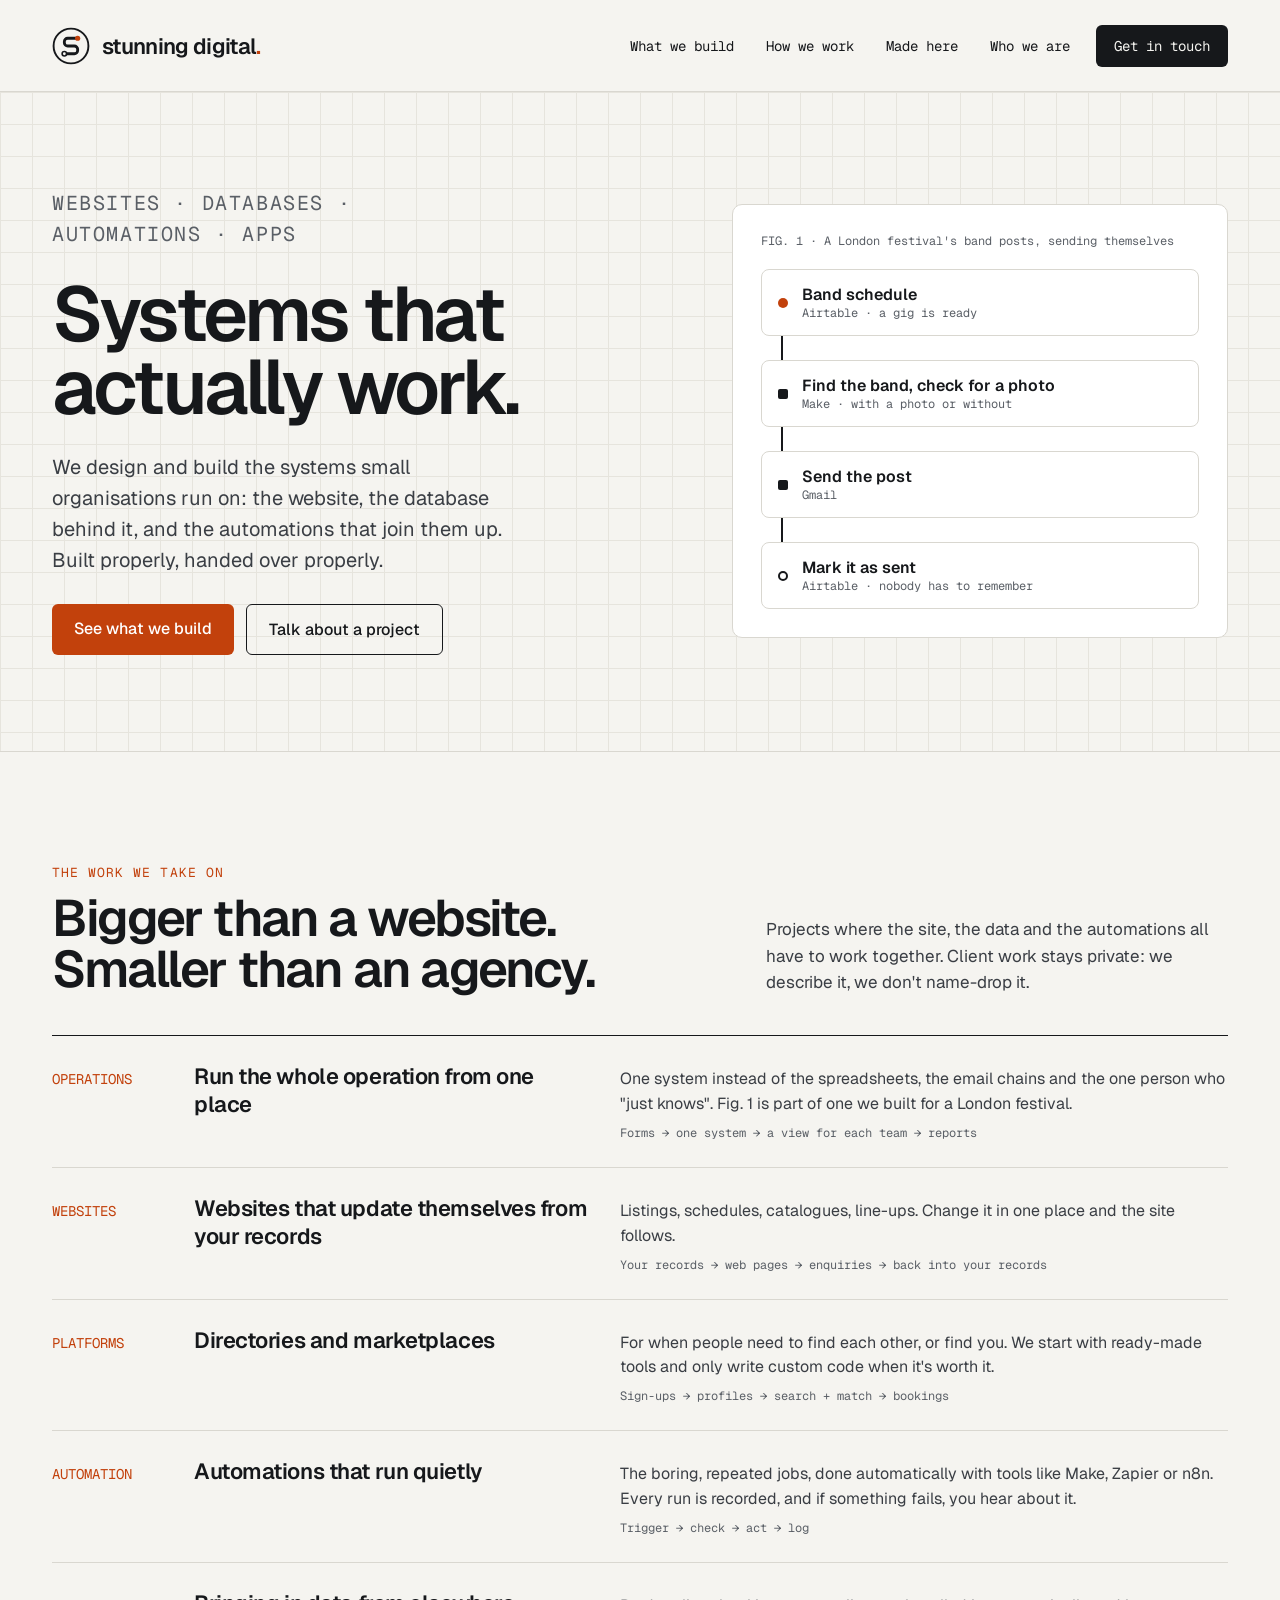
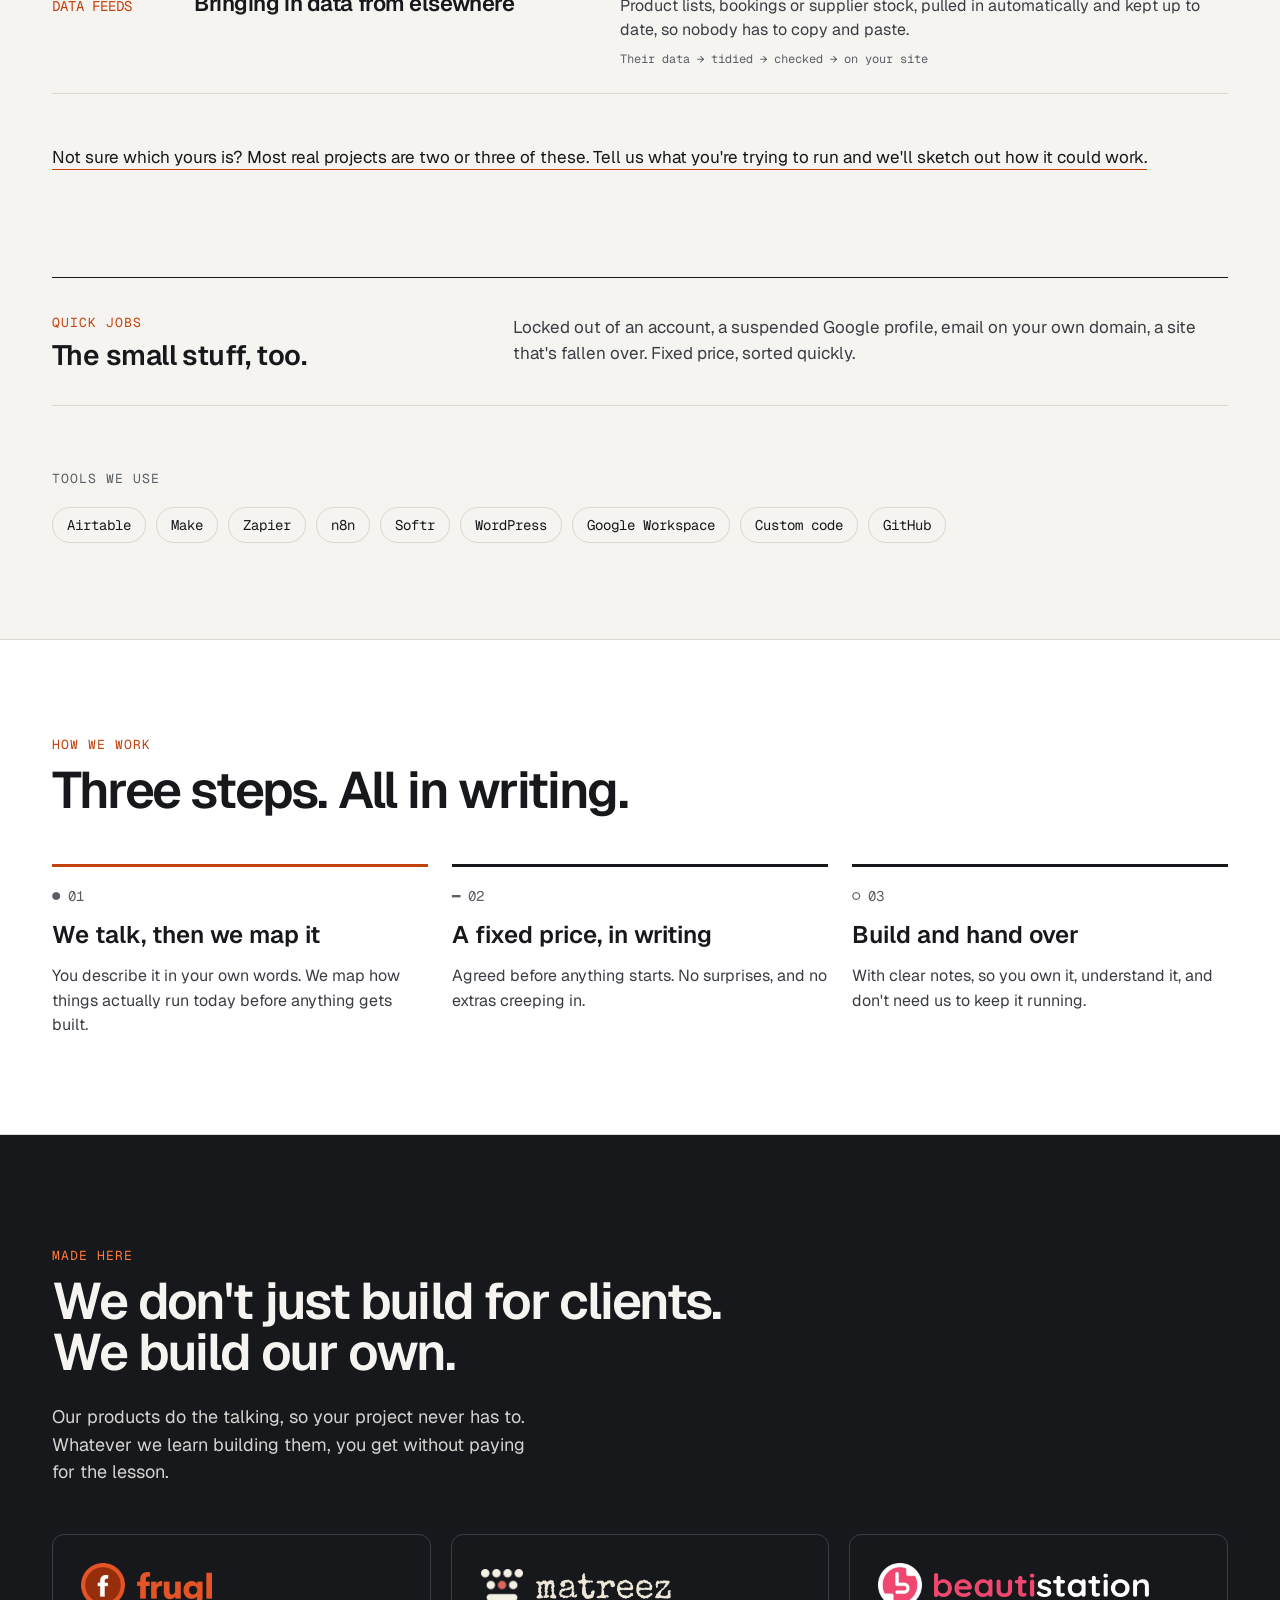
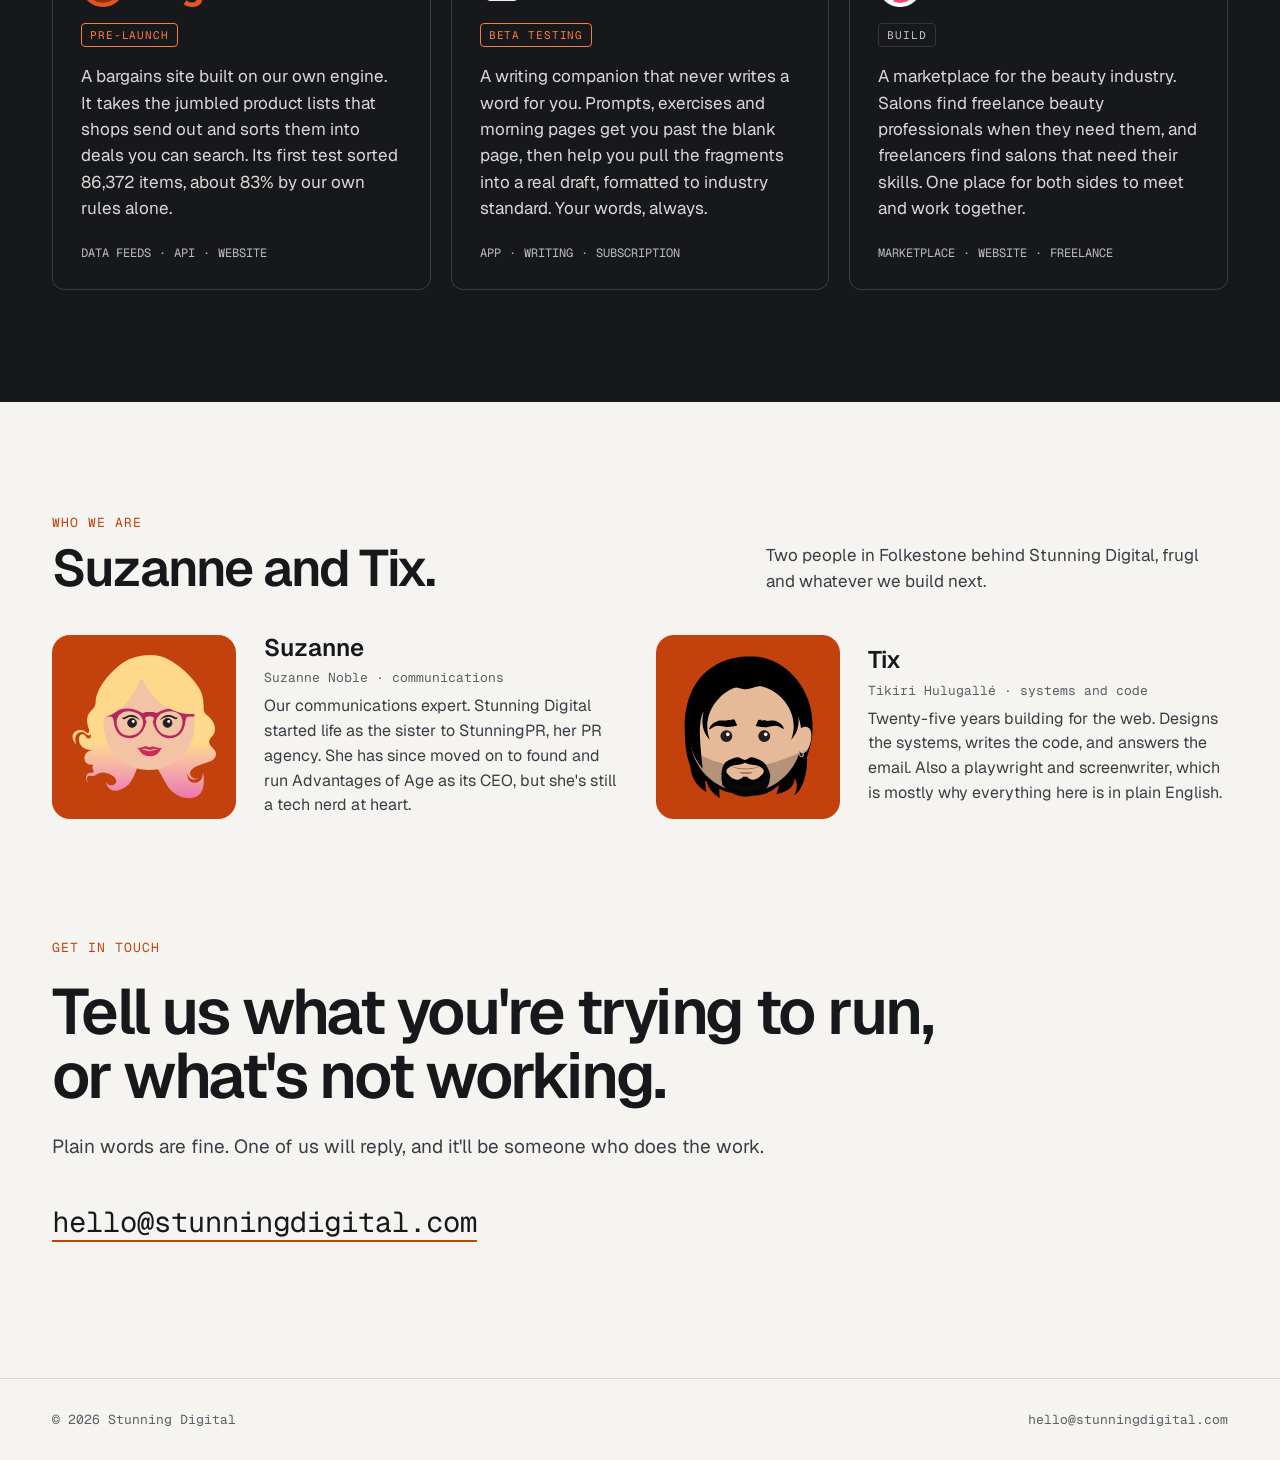
<file: index.html>
<!doctype html>
<html lang="en-GB">
<head>
  <meta charset="utf-8">
  <meta name="viewport" content="width=device-width, initial-scale=1">
  <title>Stunning Digital · Systems that actually work</title>
  <meta name="description" content="We design and build the systems small organisations run on: the website, the database behind it, and the automations that join them up. Folkestone, UK.">
  <link rel="canonical" href="https://stunningdigital.com/">

  <meta property="og:type" content="website">
  <meta property="og:site_name" content="Stunning Digital">
  <meta property="og:title" content="Stunning Digital · Systems that actually work">
  <meta property="og:description" content="Websites, databases, automations and apps for small organisations. Built properly, handed over properly.">
  <meta property="og:url" content="https://stunningdigital.com/">
  <meta property="og:image" content="https://stunningdigital.com/og-image.png">
  <meta property="og:image:width" content="1200">
  <meta property="og:image:height" content="630">
  <meta property="og:image:alt" content="Stunning Digital: Systems that actually work.">
  <meta name="twitter:card" content="summary_large_image">

  <link rel="icon" href="favicon.svg" type="image/svg+xml">
  <link rel="icon" href="favicon-32.png" sizes="32x32" type="image/png">
  <link rel="apple-touch-icon" href="apple-touch-icon.png">
  <meta name="theme-color" content="#F5F4F0" media="(prefers-color-scheme: light)">
  <meta name="theme-color" content="#121417" media="(prefers-color-scheme: dark)">

  <link rel="preconnect" href="https://fonts.googleapis.com">
  <link rel="preconnect" href="https://fonts.gstatic.com" crossorigin>
  <link href="https://fonts.googleapis.com/css2?family=Geist:wght@400;500;600&family=Geist+Mono:wght@400;500&display=swap" rel="stylesheet">
  <link rel="stylesheet" href="styles.css">
</head>
<body>

<header class="wrap site-header">
  <a class="brand" href="#top" aria-label="Stunning Digital, back to top">
    <svg width="38" height="38" viewBox="0 0 48 48" aria-hidden="true">
      <circle class="mark-ring" cx="24" cy="24" r="22" stroke-width="2.4"/>
      <g transform="translate(24 24) scale(0.7) translate(-24 -24)">
        <path class="mark-wire" d="M36 10 H18 a6 6 0 0 0 -6 6 v2 a6 6 0 0 0 6 6 H30 a6 6 0 0 1 6 6 v2 a6 6 0 0 1 -6 6 H12" fill="none" stroke-width="5.14" stroke-linecap="round" stroke-linejoin="round"/>
        <circle class="mark-in" cx="36" cy="10" r="4.7"/>
        <circle class="mark-out" cx="12" cy="38" r="4" stroke-width="3"/>
      </g>
    </svg>
    <span class="brand-word">stunning digital<span class="dot">.</span></span>
  </a>
  <nav class="site-nav" aria-label="Main">
    <a href="#build">What we build</a>
    <a href="#how">How we work</a>
    <a href="#made">Made here</a>
    <a href="#who">Who we are</a>
    <a class="cta" href="mailto:hello@stunningdigital.com"><span class="cta-long">Get in touch</span><span class="cta-short">Contact</span></a>
    <details class="menu">
      <summary aria-label="Menu">
        <svg width="22" height="22" viewBox="0 0 24 24" aria-hidden="true"><path d="M4 7h16M4 12h16M4 17h16" fill="none" stroke="currentColor" stroke-width="2" stroke-linecap="round"/></svg>
      </summary>
      <div class="menu-links">
        <a href="#build">What we build</a>
        <a href="#how">How we work</a>
        <a href="#made">Made here</a>
        <a href="#who">Who we are</a>
      </div>
    </details>
  </nav>
</header>

<main id="top">

  <section class="hero" aria-labelledby="hero-title">
    <div class="wrap">
      <div class="hero-copy">
        <p class="kicker muted">Websites · Databases · Automations · Apps</p>
        <h1 id="hero-title">Systems that actually work.</h1>
        <p>We design and build the systems small organisations run on: the website, the database behind it, and the automations that join them up. Built properly, handed over properly.</p>
        <div class="buttons">
          <a class="btn btn-primary" href="#build">See what we build</a>
          <a class="btn btn-secondary" href="mailto:hello@stunningdigital.com">Talk about a project</a>
        </div>
      </div>

      <figure class="fig">
        <figcaption>FIG. 1 · A London festival's band posts, sending themselves</figcaption>
        <div class="node"><span class="pip in" aria-hidden="true"></span><div><strong>Band schedule</strong><span>Airtable · a gig is ready</span></div></div>
        <div class="link" aria-hidden="true"></div>
        <div class="node"><span class="pip mid" aria-hidden="true"></span><div><strong>Find the band, check for a photo</strong><span>Make · with a photo or without</span></div></div>
        <div class="link" aria-hidden="true"></div>
        <div class="node"><span class="pip mid" aria-hidden="true"></span><div><strong>Send the post</strong><span>Gmail</span></div></div>
        <div class="link" aria-hidden="true"></div>
        <div class="node"><span class="pip out" aria-hidden="true"></span><div><strong>Mark it as sent</strong><span>Airtable · nobody has to remember</span></div></div>
      </figure>
    </div>
  </section>

  <section class="work" id="build" aria-labelledby="build-title">
    <div class="wrap">
      <div class="section-head">
        <div>
          <p class="kicker">The work we take on</p>
          <h2 id="build-title">Bigger than a website. Smaller than an agency.</h2>
        </div>
        <p class="lede">Projects where the site, the data and the automations all have to work together. Client work stays private: we describe it, we don't name-drop it.</p>
      </div>

      <div class="rows">
        <div class="row">
          <div class="row-code">OPERATIONS</div>
          <h3 class="row-title">Run the whole operation from one place</h3>
          <div class="row-text">
            <p>One system instead of the spreadsheets, the email chains and the one person who "just knows". Fig. 1 is part of one we built for a London festival.</p>
            <span class="flow">Forms → one system → a view for each team → reports</span>
          </div>
        </div>
        <div class="row">
          <div class="row-code">WEBSITES</div>
          <h3 class="row-title">Websites that update themselves from your records</h3>
          <div class="row-text">
            <p>Listings, schedules, catalogues, line-ups. Change it in one place and the site follows.</p>
            <span class="flow">Your records → web pages → enquiries → back into your records</span>
          </div>
        </div>
        <div class="row">
          <div class="row-code">PLATFORMS</div>
          <h3 class="row-title">Directories and marketplaces</h3>
          <div class="row-text">
            <p>For when people need to find each other, or find you. We start with ready-made tools and only write custom code when it's worth it.</p>
            <span class="flow">Sign-ups → profiles → search + match → bookings</span>
          </div>
        </div>
        <div class="row">
          <div class="row-code">AUTOMATION</div>
          <h3 class="row-title">Automations that run quietly</h3>
          <div class="row-text">
            <p>The boring, repeated jobs, done automatically with tools like Make, Zapier or n8n. Every run is recorded, and if something fails, you hear about it.</p>
            <span class="flow">Trigger → check → act → log</span>
          </div>
        </div>
        <div class="row">
          <div class="row-code">DATA FEEDS</div>
          <h3 class="row-title">Bringing in data from elsewhere</h3>
          <div class="row-text">
            <p>Product lists, bookings or supplier stock, pulled in automatically and kept up to date, so nobody has to copy and paste.</p>
            <span class="flow">Their data → tidied → checked → on your site</span>
          </div>
        </div>
      </div>

      <a class="sketch-link" href="mailto:hello@stunningdigital.com">Not sure which yours is? Most real projects are two or three of these. Tell us what you're trying to run and we'll sketch out how it could work.</a>
    </div>
  </section>

  <section class="wrap" aria-labelledby="quick-title">
    <div class="quick">
      <div>
        <p class="kicker">Quick jobs</p>
        <h2 id="quick-title">The small stuff, too.</h2>
      </div>
      <p>Locked out of an account, a suspended Google profile, email on your own domain, a site that's fallen over. Fixed price, sorted quickly.</p>
    </div>
    <div class="tools">
      <p class="kicker muted">Tools we use</p>
      <ul class="chips">
        <li>Airtable</li><li>Make</li><li>Zapier</li><li>n8n</li><li>Softr</li><li>WordPress</li><li>Google Workspace</li><li>Custom code</li><li>GitHub</li>
      </ul>
    </div>
  </section>

  <section class="how" id="how" aria-labelledby="how-title">
    <div class="wrap">
      <div class="section-head">
        <div>
          <p class="kicker">How we work</p>
          <h2 id="how-title">Three steps. All in writing.</h2>
        </div>
      </div>
      <ol class="steps">
        <li><span class="step-no" aria-hidden="true">● 01</span><h3>We talk, then we map it</h3><p>You describe it in your own words. We map how things actually run today before anything gets built.</p></li>
        <li><span class="step-no" aria-hidden="true">━ 02</span><h3>A fixed price, in writing</h3><p>Agreed before anything starts. No surprises, and no extras creeping in.</p></li>
        <li><span class="step-no" aria-hidden="true">○ 03</span><h3>Build and hand over</h3><p>With clear notes, so you own it, understand it, and don't need us to keep it running.</p></li>
      </ol>
    </div>
  </section>

  <section class="band" id="made" aria-labelledby="made-title">
    <div class="wrap">
      <div class="section-head">
        <div>
          <p class="kicker">Made here</p>
          <h2 id="made-title">We don't just build for clients. We build our own.</h2>
        </div>
        <p class="lede">Our products do the talking, so your project never has to. Whatever we learn building them, you get without paying for the lesson.</p>
      </div>

      <div class="products">
        <article class="product">
          <div class="product-head">
            <h3 class="logo">
              <span class="icon"><img src="assets/logos/frugl-icon.png" alt="" width="44" height="44"></span>
              <img src="assets/logos/frugl-wordmark.png" alt="frugl" width="75" height="35" style="margin-top: 9px">
            </h3>
            <span class="status">PRE-LAUNCH</span>
          </div>
          <p>A bargains site built on our own engine. It takes the jumbled product lists that shops send out and sorts them into deals you can search. Its first test sorted 86,372 items, about 83% by our own rules alone.</p>
          <div class="tags"><span>DATA FEEDS</span><span aria-hidden="true">·</span><span>API</span><span aria-hidden="true">·</span><span>WEBSITE</span></div>
        </article>

        <article class="product">
          <div class="product-head">
            <h3 class="logo">
              <span class="icon">
                <picture>
                  <img src="assets/logos/matreez-icon-cream.png" alt="" width="42" height="32">
                </picture>
              </span>
              <picture>
                <img src="assets/logos/matreez-wordmark-cream.png" alt="matreez" width="135" height="26" style="margin-top: 10px">
              </picture>
            </h3>
            <span class="status">BETA TESTING</span>
          </div>
          <p>A writing companion that never writes a word for you. Prompts, exercises and morning pages get you past the blank page, then help you pull the fragments into a real draft, formatted to industry standard. Your words, always.</p>
          <div class="tags"><span>APP</span><span aria-hidden="true">·</span><span>WRITING</span><span aria-hidden="true">·</span><span>SUBSCRIPTION</span></div>
        </article>

        <article class="product">
          <div class="product-head">
            <h3 class="logo">
              <span class="icon">
                <picture>
                  <img src="assets/logos/beautistation-icon-white.png" alt="" width="44" height="44">
                </picture>
              </span>
              <picture>
                <img src="assets/logos/beautistation-wordmark-white.png" alt="beautistation" width="215" height="24" style="margin-top: 10px">
              </picture>
            </h3>
            <span class="status quiet">BUILD</span>
          </div>
          <p>A marketplace for the beauty industry. Salons find freelance beauty professionals when they need them, and freelancers find salons that need their skills. One place for both sides to meet and work together.</p>
          <div class="tags"><span>MARKETPLACE</span><span aria-hidden="true">·</span><span>WEBSITE</span><span aria-hidden="true">·</span><span>FREELANCE</span></div>
        </article>
      </div>
    </div>
  </section>

  <section class="who" id="who" aria-labelledby="who-title">
    <div class="wrap">
      <div class="section-head">
        <div>
          <p class="kicker">Who we are</p>
          <h2 id="who-title">Suzanne and Tix.</h2>
        </div>
        <p class="lede">Two people in Folkestone behind Stunning Digital, frugl and whatever we build next.</p>
      </div>
      <div class="people">
        <article class="person">
          <div class="face"><img src="assets/people/suzanne.svg" alt="Illustrated portrait of Suzanne Noble" width="150" height="150"></div>
          <div class="person-text">
            <h3>Suzanne</h3>
            <span class="role">Suzanne Noble · communications</span>
            <p>Our communications expert. Stunning Digital started life as the sister to StunningPR, her PR agency. She has since moved on to found and run Advantages of Age as its CEO, but she's still a tech nerd at heart.</p>
          </div>
        </article>
        <article class="person">
          <div class="face"><img src="assets/people/tix.svg" alt="Illustrated portrait of Tix" width="150" height="150"></div>
          <div class="person-text">
            <h3>Tix</h3>
            <span class="role">Tikiri Hulugallé · systems and code</span>
            <p>Twenty-five years building for the web. Designs the systems, writes the code, and answers the email. Also a playwright and screenwriter, which is mostly why everything here is in plain English.</p>
          </div>
        </article>
      </div>
    </div>
  </section>

  <section class="wrap contact" id="contact" aria-labelledby="contact-title">
    <p class="kicker">Get in touch</p>
    <h2 id="contact-title">Tell us what you're trying to run, or what's not working.</h2>
    <p>Plain words are fine. One of us will reply, and it'll be someone who does the work.</p>
    <a class="email" href="mailto:hello@stunningdigital.com">hello@stunningdigital.com</a>
  </section>

</main>

<footer class="site-footer">
  <div class="wrap">
    <span>© 2026 Stunning Digital</span>
    <a href="mailto:hello@stunningdigital.com">hello@stunningdigital.com</a>
  </div>
</footer>

<script>
  // Close the phone menu after a link is tapped, or on a tap outside it. The menu works without this.
  document.addEventListener('click', function (e) {
    var menu = document.querySelector('.menu');
    if (menu.open && !e.target.closest('.menu summary')) menu.removeAttribute('open');
  });
</script>
</body>
</html>
</file>
<file: styles.css>
/* Stunning Digital. Plain CSS, no build step. Dark mode follows the visitor's system setting. */

:root {
  --bg: #F5F4F0;
  --surface: #FFFFFF;
  --ink: #16181B;
  --body: #3A3E44;
  --muted: #5A5F66;
  --line: #D9D7D0;
  --grid: #E6E4DD;
  --accent: #C2410C;
  --on-accent: #FFFFFF;
  --band-bg: #16181B;
  --band-ink: #F5F4F0;
  --band-line: #3A3E44;
  --band-accent: #FF7A3D;
  --tile: #C2410C;
  --sans: 'Geist', system-ui, -apple-system, 'Segoe UI', sans-serif;
  --mono: 'Geist Mono', ui-monospace, 'SFMono-Regular', Menlo, Consolas, monospace;
  color-scheme: light dark;
}

@media (prefers-color-scheme: dark) {
  :root {
    --bg: #121417;
    --surface: #1B1E22;
    --ink: #EDEBE6;
    --body: #CFCCC6;
    --muted: #A3A8AF;
    --line: #2C3036;
    --grid: #1C1F23;
    --accent: #FF7A3D;
    --on-accent: #121417;
    --band-bg: #24282D;
    --band-ink: #EDEBE6;
    --band-line: #363A41;
    --band-accent: #FF7A3D;
    --tile: #FF7A3D;
  }
}

*, *::before, *::after { box-sizing: border-box; }
html { scroll-behavior: smooth; }
@media (prefers-reduced-motion: reduce) { html { scroll-behavior: auto; } }
body { margin: 0; background: var(--bg); color: var(--ink); font-family: var(--sans); -webkit-font-smoothing: antialiased; }
img, svg { display: block; max-width: 100%; }
a { color: inherit; }
a:hover { opacity: 0.8; }
:focus-visible { outline: 3px solid var(--accent); outline-offset: 3px; border-radius: 4px; }

.wrap { max-width: 1240px; margin: 0 auto; padding-left: 32px; padding-right: 32px; }
@media (max-width: 600px) { .wrap { padding-left: 20px; padding-right: 20px; } }

.kicker { font-family: var(--mono); font-size: 13px; letter-spacing: 0.08em; text-transform: uppercase; color: var(--accent); margin: 0; }
.kicker.muted { color: var(--muted); }
h1, h2, h3 { margin: 0; }
h2 { font-size: clamp(2.2rem, 4vw, 3.4rem); font-weight: 600; letter-spacing: -0.035em; line-height: 1; }
.lede { margin: 0; font-size: 17px; line-height: 1.55; color: var(--body); max-width: 42ch; }
.section-head { display: flex; flex-wrap: wrap; gap: 24px; justify-content: space-between; align-items: flex-end; }
.section-head > div { display: flex; flex-direction: column; gap: 12px; }

/* Header */
.site-header { display: flex; flex-wrap: wrap; gap: 16px; align-items: center; justify-content: space-between; padding-top: 24px; padding-bottom: 24px; }
.brand { display: flex; align-items: center; gap: 12px; text-decoration: none; min-height: 44px; }
.brand-word { font-size: 22px; font-weight: 600; letter-spacing: -0.03em; }
.dot { color: var(--accent); }
.mark-ring { fill: var(--bg); stroke: var(--ink); }
.mark-wire { stroke: var(--ink); }
.mark-in { fill: var(--accent); }
.mark-out { fill: var(--bg); stroke: var(--ink); }
.site-nav { display: flex; flex-wrap: wrap; gap: 4px; align-items: center; font-family: var(--mono); font-size: 14px; }
.site-nav a { padding: 12px 14px; text-decoration: none; }
.site-nav a.cta { padding: 12px 18px; background: var(--ink); color: var(--bg); border-radius: 6px; margin-left: 8px; }
.menu, .cta-short { display: none; }
@media (max-width: 937px) { .site-nav > a:not(.cta) { display: none; } }

/* Hero */
.hero { background-image: linear-gradient(var(--grid) 1px, transparent 1px), linear-gradient(90deg, var(--grid) 1px, transparent 1px); background-size: 32px 32px; border-top: 1px solid var(--line); border-bottom: 1px solid var(--line); }
.hero .wrap { display: flex; flex-wrap: wrap; gap: 64px; align-items: center; padding-top: 96px; padding-bottom: 96px; }
@media (max-width: 600px) { .hero .wrap { padding-top: 56px; padding-bottom: 56px; gap: 40px; } }
.hero-copy { flex: 1 1 520px; min-width: 0; display: flex; flex-direction: column; gap: 28px; }
.hero h1 { font-size: clamp(3rem, 6vw, 5.5rem); font-weight: 600; letter-spacing: -0.045em; line-height: 0.95; }
.hero p { margin: 0; font-size: 20px; line-height: 1.55; color: var(--body); max-width: 36ch; }
.buttons { display: flex; flex-wrap: wrap; gap: 12px; }
.btn { padding: 14px 22px; border-radius: 6px; font-weight: 500; text-decoration: none; }
.btn-primary { background: var(--accent); color: var(--on-accent); }
.btn-secondary { border: 1px solid var(--ink); }

.fig { flex: 1 1 400px; min-width: 0; margin: 0; background: var(--surface); border: 1px solid var(--line); border-radius: 10px; padding: 28px; display: flex; flex-direction: column; }
.fig figcaption { font-family: var(--mono); font-size: 12px; color: var(--muted); margin-bottom: 20px; }
.node { display: flex; gap: 14px; align-items: center; border: 1px solid var(--line); border-radius: 8px; padding: 14px 16px; }
.node strong { display: block; font-weight: 600; }
.node span { display: block; font-family: var(--mono); font-size: 12px; color: var(--muted); }
.pip { flex: 0 0 auto; width: 10px; height: 10px; }
.pip.in { border-radius: 50%; background: var(--accent); }
.pip.mid { border-radius: 2px; background: var(--ink); }
.pip.out { border-radius: 50%; border: 2px solid var(--ink); }
.link { width: 2px; height: 24px; background: var(--ink); margin-left: 20px; }

/* Made here */
.band { background: var(--band-bg); color: var(--band-ink); }
.band .wrap { padding-top: 112px; padding-bottom: 112px; display: flex; flex-direction: column; gap: 48px; }
.band .kicker { color: var(--band-accent); }
.band .lede { color: inherit; opacity: 0.85; font-size: 18px; max-width: 40ch; }
.band h2 { max-width: 20ch; }
.products { display: grid; grid-template-columns: repeat(auto-fit, minmax(min(100%, 340px), 1fr)); gap: 20px; }
.product { border: 1px solid var(--band-line); border-radius: 12px; padding: 28px; display: flex; flex-direction: column; gap: 16px; }
.product-head { display: flex; flex-direction: column; gap: 14px; align-items: flex-start; }
.logo { display: flex; align-items: flex-start; gap: 12px; height: 46px; }
.logo .icon { flex: 0 0 auto; width: 44px; height: 44px; display: flex; align-items: center; justify-content: center; }
.status { font-family: var(--mono); font-size: 11px; letter-spacing: 0.08em; padding: 4px 8px; border-radius: 4px; border: 1px solid var(--band-accent); color: var(--band-accent); }
.status.quiet { border-color: var(--band-line); color: inherit; opacity: 0.8; }
.product p { margin: 0; font-size: 17px; line-height: 1.55; opacity: 0.88; }
.tags { margin-top: auto; padding-top: 8px; display: flex; flex-wrap: wrap; gap: 8px; font-family: var(--mono); font-size: 12px; opacity: 0.75; }

/* The work we take on */
.work .wrap { padding-top: 112px; padding-bottom: 96px; display: flex; flex-direction: column; gap: 40px; }
.work h2 { max-width: 18ch; }
.rows { border-top: 1px solid var(--ink); }
.row { display: flex; flex-wrap: wrap; gap: 10px 32px; padding: 26px 0; border-bottom: 1px solid var(--line); align-items: baseline; }
.row-code { flex: 0 0 110px; font-family: var(--mono); font-size: 14px; color: var(--accent); }
.row-title { flex: 1 1 300px; font-size: 22px; font-weight: 600; letter-spacing: -0.02em; }
.row-text { flex: 2 1 420px; display: flex; flex-direction: column; gap: 8px; }
.row-text p { margin: 0; font-size: 16px; line-height: 1.55; color: var(--body); }
.row-text .flow { font-family: var(--mono); font-size: 12px; color: var(--muted); }
.sketch-link { align-self: flex-start; font-size: 17px; line-height: 1.55; text-decoration: underline; text-decoration-color: var(--accent); text-underline-offset: 6px; padding: 10px 0; }

/* Quick jobs + tools */
.quick { border-top: 1px solid var(--ink); border-bottom: 1px solid var(--line); padding: 36px 0; display: flex; flex-wrap: wrap; gap: 24px 64px; align-items: flex-start; }
.quick > div:first-child { flex: 1 1 280px; display: flex; flex-direction: column; gap: 10px; }
.quick h2 { font-size: 28px; letter-spacing: -0.02em; }
.quick > p { flex: 2 1 480px; margin: 0; font-size: 17px; line-height: 1.55; color: var(--body); }
.tools { padding-top: 64px; padding-bottom: 96px; display: flex; flex-direction: column; gap: 20px; }
.chips { list-style: none; margin: 0; padding: 0; display: flex; flex-wrap: wrap; gap: 10px; font-family: var(--mono); font-size: 14px; }
.chips li { border: 1px solid var(--line); border-radius: 999px; padding: 8px 14px; }

/* How we work */
.how { background: var(--surface); border-top: 1px solid var(--line); border-bottom: 1px solid var(--line); }
.how .wrap { padding-top: 96px; padding-bottom: 96px; display: flex; flex-direction: column; gap: 48px; }
.steps { display: grid; grid-template-columns: repeat(auto-fit, minmax(260px, 1fr)); gap: 24px; list-style: none; margin: 0; padding: 0; }
.steps li { display: flex; flex-direction: column; gap: 14px; border-top: 3px solid var(--ink); padding-top: 20px; }
.steps li:first-child { border-top-color: var(--accent); }
.step-no { font-family: var(--mono); font-size: 14px; color: var(--muted); }
.steps h3 { font-size: 24px; font-weight: 600; }
.steps p { margin: 0; font-size: 16px; line-height: 1.55; color: var(--body); }

/* Who we are */
.who .wrap { padding-top: 112px; display: flex; flex-direction: column; gap: 40px; }
.people { display: grid; grid-template-columns: repeat(auto-fit, minmax(min(100%, 480px), 1fr)); gap: 32px; }
.person { display: flex; flex-wrap: wrap; gap: 28px; align-items: center; }
.face { flex: 0 0 184px; height: 184px; border-radius: 18px; background: var(--tile); display: flex; align-items: center; justify-content: center; }
.face img { width: 150px; height: 150px; object-fit: contain; }
.person-text { flex: 1 1 240px; display: flex; flex-direction: column; gap: 8px; }
.person h3 { font-size: 24px; font-weight: 600; line-height: 1.1; }
.role { font-family: var(--mono); font-size: 13px; color: var(--muted); }
.person p { margin: 0; font-size: 16px; line-height: 1.55; color: var(--body); }

/* Contact + footer */
.contact { padding-top: 120px; padding-bottom: 120px; display: flex; flex-direction: column; gap: 24px; }
.contact h2 { font-size: clamp(2.4rem, 5vw, 4.4rem); letter-spacing: -0.04em; max-width: 20ch; }
.contact p:not(.kicker) { margin: 0; font-size: 19px; line-height: 1.55; color: var(--body); }
.email { align-self: flex-start; font-family: var(--mono); font-size: clamp(1.1rem, 2.4vw, 1.8rem); padding: 18px 0; text-decoration: underline; text-decoration-color: var(--accent); text-underline-offset: 8px; text-decoration-thickness: 2px; word-break: break-all; }
.site-footer { border-top: 1px solid var(--line); }
.site-footer .wrap { padding-top: 32px; padding-bottom: 32px; display: flex; flex-wrap: wrap; gap: 16px; justify-content: space-between; font-family: var(--mono); font-size: 13px; color: var(--muted); }
.site-footer a { text-decoration: none; }

.sr-only { position: absolute; width: 1px; height: 1px; overflow: hidden; clip: rect(0 0 0 0); white-space: nowrap; }

/* Phones, tablets and narrow windows: one-row sticky header with a menu */
@media (max-width: 937px) {
  .site-header { position: sticky; top: 0; z-index: 10; flex-wrap: nowrap; gap: 8px; padding-top: 10px; padding-bottom: 10px; background: var(--bg); border-bottom: 1px solid var(--line); }
  .brand { gap: 8px; min-width: 0; }
  .brand svg { width: 30px; height: 30px; flex: none; }
  .brand-word { font-size: clamp(14px, 4.5vw, 18px); white-space: nowrap; }
  .site-nav { flex-wrap: nowrap; gap: 6px; flex: none; }
  .site-nav a.cta { display: inline-flex; align-items: center; min-height: 44px; margin-left: 0; padding: 0 12px; font-size: 12.5px; white-space: nowrap; }
  .menu { display: block; }
  .menu summary { list-style: none; display: flex; align-items: center; justify-content: center; width: 44px; height: 44px; border: 1px solid var(--line); border-radius: 6px; cursor: pointer; }
  .menu summary::-webkit-details-marker { display: none; }
  .menu[open] summary { border-color: var(--ink); }
  .menu-links { position: absolute; top: 100%; left: 0; right: 0; margin-top: 1px; background: var(--bg); border-bottom: 1px solid var(--line); font-size: 15px; }
  .menu-links a { display: flex; align-items: center; min-height: 48px; padding: 0 20px; border-top: 1px solid var(--line); }
  .menu-links a:first-child { border-top: 0; }

  main, main section[id] { scroll-margin-top: 64px; }

  .hero { border-top: 0; }
}

/* Phones: tighter section spacing and full-width hero buttons */
@media (max-width: 760px) {
  .hero .wrap { padding-top: 48px; padding-bottom: 48px; }
  .band .wrap { padding-top: 56px; padding-bottom: 56px; gap: 36px; }
  .work .wrap { padding-top: 56px; padding-bottom: 48px; }
  .how .wrap { padding-top: 48px; padding-bottom: 48px; gap: 36px; }
  .who .wrap { padding-top: 56px; }
  .contact { padding-top: 60px; padding-bottom: 60px; }

  .hero .buttons { flex-direction: column; flex-wrap: nowrap; gap: 12px; }
  .hero .btn { width: 100%; text-align: center; border: 1px solid var(--ink); }
  .hero .btn-primary { border-color: var(--accent); }
}

/* Phones: Who we are stacks and centres */
@media (max-width: 520px) {
  .who .section-head { flex-direction: column; align-items: center; text-align: center; }
  .who .section-head > div { align-items: center; }
  .who .lede { max-width: 32ch; }
  .person { flex-direction: column; flex-wrap: nowrap; align-items: center; text-align: center; }
  .face { flex: none; width: 184px; }
  .person-text { flex: none; align-items: center; max-width: 34ch; }
}

/* Narrow phones: shorter header button so the wordmark fits */
@media (max-width: 374px) {
  .cta-long { display: none; }
  .cta-short { display: inline; }
  .site-nav a.cta { padding: 0 10px; }
}

/* Desktop: sticky header too. The background and bottom line run the full width of the window. */
@media (min-width: 938px) {
  .site-header { position: sticky; top: 0; z-index: 10; background: var(--bg); border-image: linear-gradient(to bottom, var(--bg) calc(100% - 1px), var(--line) calc(100% - 1px)) fill 0 / 0 / 0 100vmax; }
  .hero { border-top: 0; }
  main, main section[id] { scroll-margin-top: 92px; }
}
</file>
